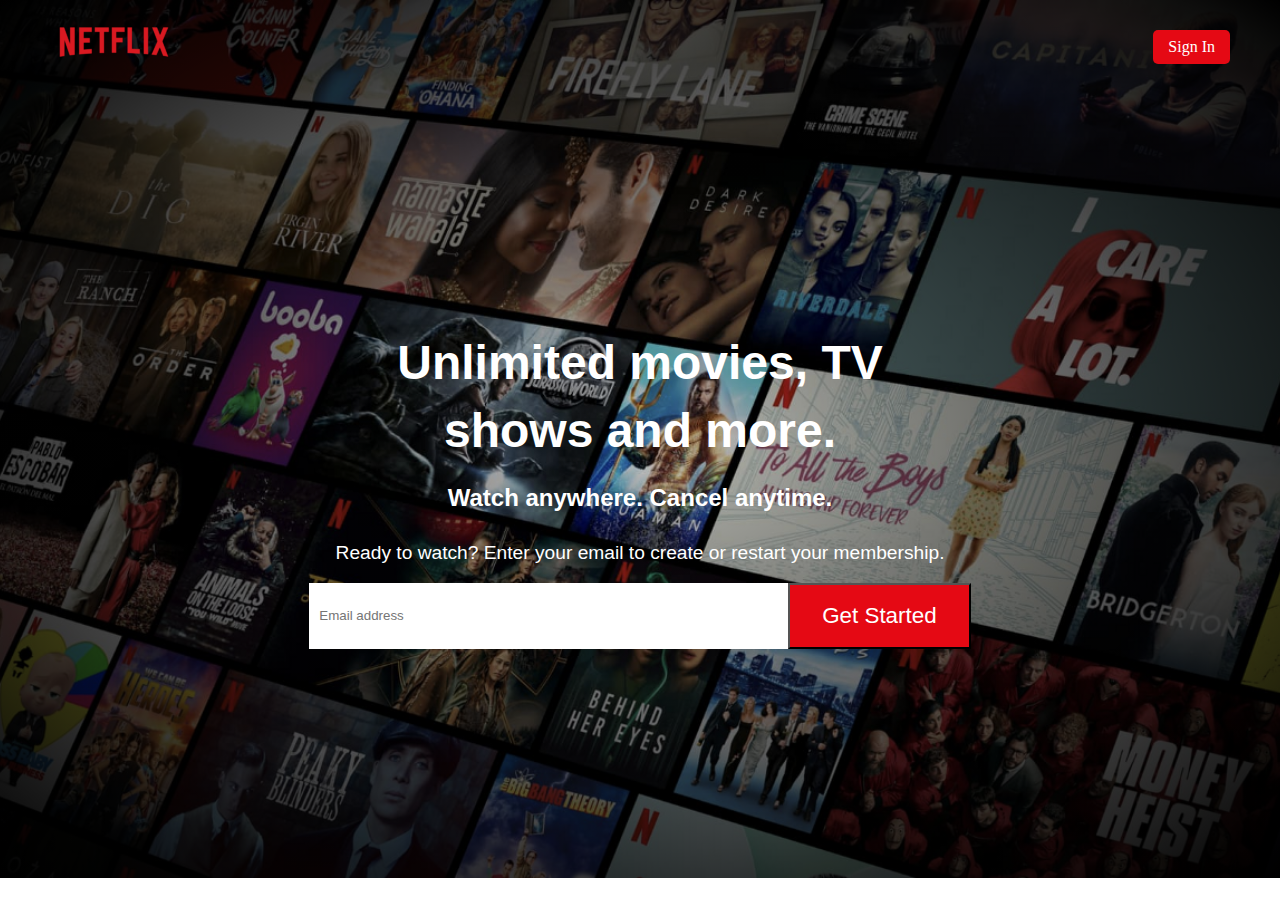
<file: index.html>
<!DOCTYPE html>
<html lang="en">
<head>
    <meta charset="UTF-8">
    <meta http-equiv="X-UA-Compatible" content="IE=edge">
    <meta name="viewport" content="width=device-width, initial-scale=1.0">
    <link rel="shortcut icon" href="images/netflix-fevicon.png" type="image/x-icon">
    <title>Netflix - Watch TV Shows Online, Watch Movies Online</title>
    <link rel="stylesheet" href="styles.css">
</head>
<body>
    <div class="root">
        <nav class="Navbar">
            <img class="img-logo" src="images/netflix-logo.png" alt="Netflix Logo" />
            <a href="login.html" target="_self">
                <div class="btn-sign-in">Sign In</div>
            </a>
        </nav>
        <div class="main-container">
            <div class="title-container">
                <h1 class="title-main">Unlimited movies, TV <br> shows and more.</h1>
                <h2 class="subtitle-main">Watch anywhere. Cancel anytime.</h2>
                <p class="para-main">Ready to watch? Enter your email to create or restart your membership.</p>
            </div>
            <div class="email">
                <form action="password.html">
                    <input class="email-main" type="email" pattern="[a-z0-9._%+-]+@[a-z0-9.-]+\.[a-z]{2,}$" required placeholder="Email address">
                    <input type="Submit" value="Get Started" class="btn-start" >
            </form>
            </div>
        </div>
    </div>
    <!-- <div class="row">
        <h2>NETFLIX ORIGINALS</h2>
        <div class="row_posters">
            <img src="images/large-movie1.jpg" alt="" class="row__poster row__posterLarge" />
            <img src="images/large-movie2.jpg" alt="" class="row__poster row__posterLarge" />
            <img src="images/large-movie3.jpg" alt="" class="row__poster row__posterLarge" />
            <img src="images/large-movie4.jpg" alt="" class="row__poster row__posterLarge" />
            <img src="images/large-movie5.jpg" alt="" class="row__poster row__posterLarge" />
            <img src="images/large-movie6.jpg" alt="" class="row__poster row__posterLarge" />
            <img src="images/large-movie7.jpg" alt="" class="row__poster row__posterLarge" />
            <img src="images/large-movie8.jpg" alt="" class="row__poster row__posterLarge" />
        </div>     
    </div>
    <div class="row">
        <h2>TRENDING</h2>
        <div class="row__posters">
            <img src="images/small-movie1.jpg" alt="" class="row__poster" />
            <img src="images/small-movie2.jpg" alt="" class="row__poster" />
            <img src="images/small-movie3.jpg" alt="" class="row__poster" />
            <img src="images/small-movie4.jpg" alt="" class="row__poster" />
            <img src="images/small-movie5.jpg" alt="" class="row__poster" />
            <img src="images/small-movie6.jpg" alt="" class="row__poster" />
            <img src="images/small-movie7.jpg" alt="" class="row__poster" />
            <img src="images/small-movie8.jpg" alt="" class="row__poster" />
        </div>     
    </div> -->
</body>
</html>
</file>
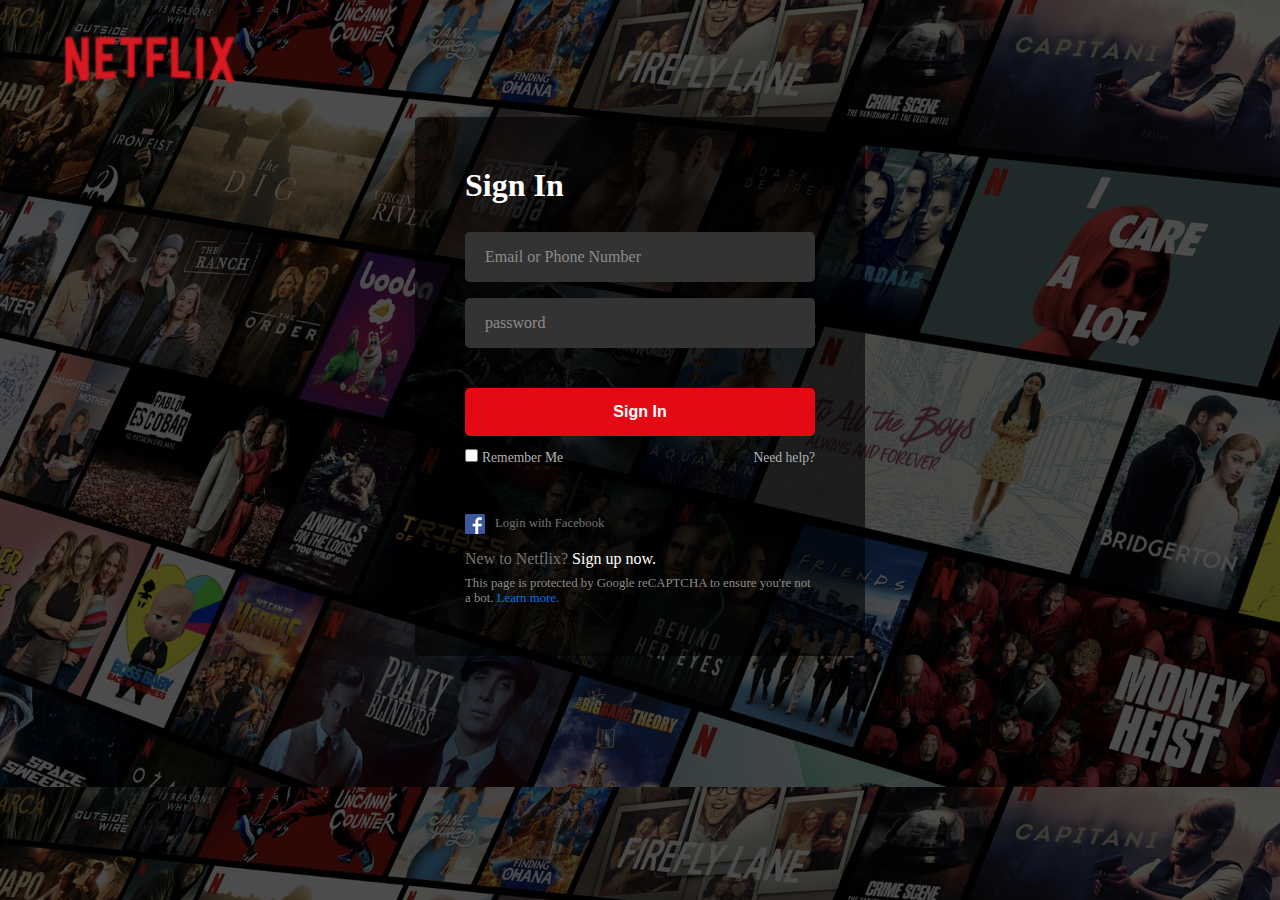
<file: login.html>
<!DOCTYPE html>
<html lang="en">
<head>
    <meta charset="UTF-8">
    <meta http-equiv="X-UA-Compatible" content="IE=edge">
    <meta name="viewport" content="width=device-width, initial-scale=1.0">
    <link rel="shortcut icon" href="images/netflix-fevicon.png" type="image/x-icon">
    <title>Netflix</title>
    <link rel="stylesheet" href="login.css">
</head>
<body>
    <div class="container">
        <nav class="Navbar">
            <img class="img-logo" src="images/netflix-logo.png" alt="Netflix Logo" />
        </nav>
    </div>
    <div class="form-container">
        <form action="Content.html">
            <h1>Sign In</h1>
            
            <div class="form-group">
                <input type="email, number" required pattern="[a-z0-9._%+-]+@[a-z0-9.-]+\.[a-z]{2,}$">
                <label >Email or Phone Number</label>
            </div>
            
            <div class="form-group">
                <label for="password">password</label>
                <input type="password" minlength="6" maxlength="8" size="8" required>
            </div>
            
            <a href="Content.html"> 
                <input type="submit" class="btn-Sign-In" value="Sign In" required> 
            </a>
            
            <div class="remember">
                <div class="left">
                    <input type="checkbox" id="remember">
                    <label for="remember">Remember Me</label>
                </div>
                
                <div class="right">
                    <a href="#">Need help?</a>
                </div>
            </div>
            
            
            
            <div class="facebook-login">
                <img src="images/fb-logo.png" >
                <a href="#">Login with Facebook</a>
            </div>
           
            <div class="Signup">
                <p>New to Netflix? <a href="netflix.com.html">Sign up now.</a></p>
            </div>
            
            <p class="captcha">
                This page is protected by Google reCAPTCHA to ensure you're not a bot. <a href="https://policies.google.com/"> Learn more.</a>
            </p>
        </form>
    </div> 
    
</body>
</html>
</file>
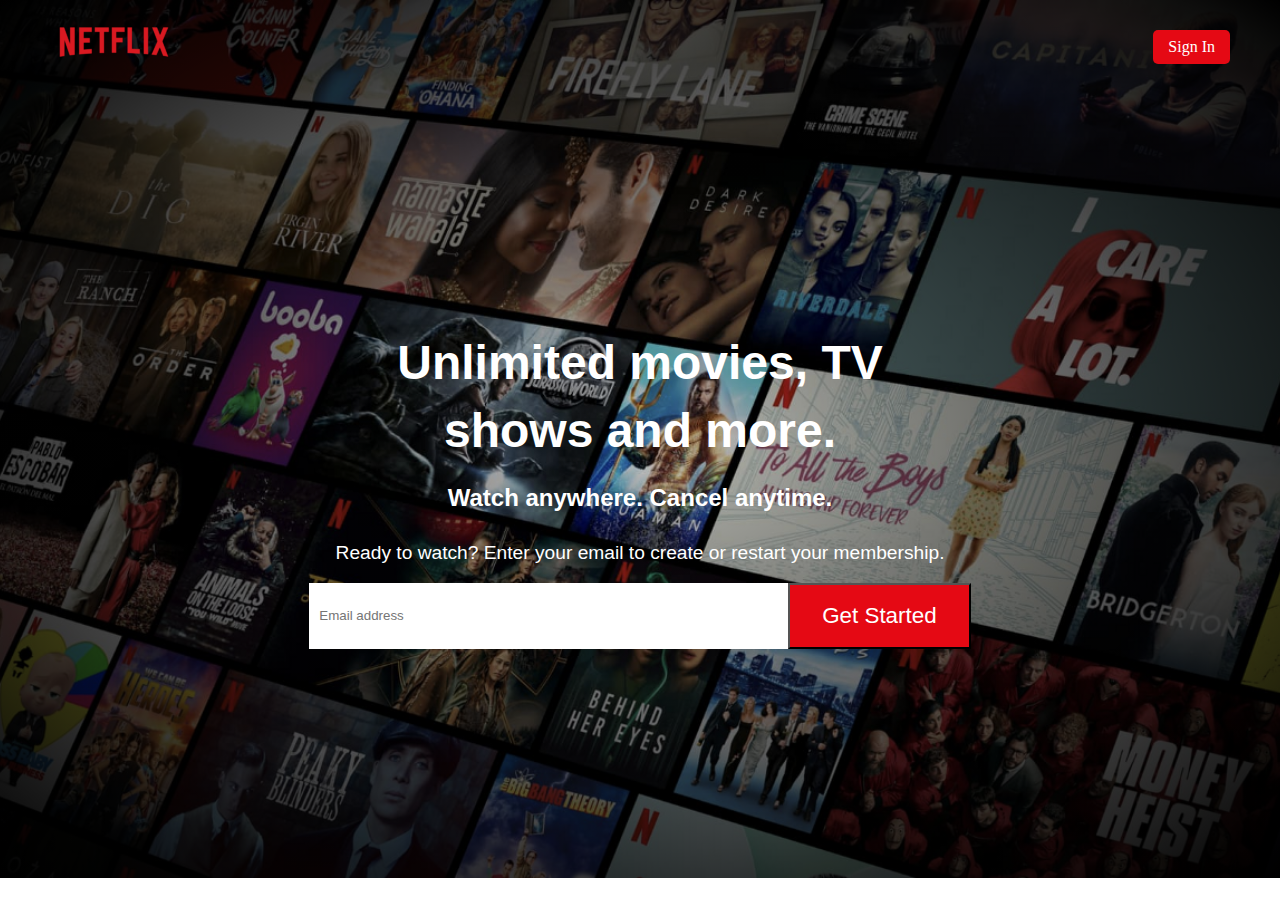
<file: netflix.com.html>
<!DOCTYPE html>
<html lang="en">
<head>
    <meta charset="UTF-8">
    <meta http-equiv="X-UA-Compatible" content="IE=edge">
    <meta name="viewport" content="width=device-width, initial-scale=1.0">
    <link rel="shortcut icon" href="images/netflix-fevicon.png" type="image/x-icon">
    <title>Netflix - Watch TV Shows Online, Watch Movies Online</title>
    <link rel="stylesheet" href="styles.css">
</head>
<body>
    <div class="root">
        <nav class="Navbar">
            <img class="img-logo" src="images/netflix-logo.png" alt="Netflix Logo" />
            <a href="http://127.0.0.1:5500/login.html" target="_self">
                <div class="btn-sign-in">Sign In</div>
            </a>
        </nav>
        <div class="main-container">
            <div class="title-container">
                <h1 class="title-main">Unlimited movies, TV <br> shows and more.</h1>
                <h2 class="subtitle-main">Watch anywhere. Cancel anytime.</h2>
                <p class="para-main">Ready to watch? Enter your email to create or restart your membership.</p>
            </div>
            <div class="email">
                <form action="http://127.0.0.1:5500/password.html#">
                    <input class="email-main" type="email" required placeholder="Email address">
                    <input type="Submit" value="Get Started" class="btn-start" >
            </form>
            </div>
        </div>
    </div>
    <!-- <div class="row">
        <h2>NETFLIX ORIGINALS</h2>
        <div class="row_posters">
            <img src="images/large-movie1.jpg" alt="" class="row__poster row__posterLarge" />
            <img src="images/large-movie2.jpg" alt="" class="row__poster row__posterLarge" />
            <img src="images/large-movie3.jpg" alt="" class="row__poster row__posterLarge" />
            <img src="images/large-movie4.jpg" alt="" class="row__poster row__posterLarge" />
            <img src="images/large-movie5.jpg" alt="" class="row__poster row__posterLarge" />
            <img src="images/large-movie6.jpg" alt="" class="row__poster row__posterLarge" />
            <img src="images/large-movie7.jpg" alt="" class="row__poster row__posterLarge" />
            <img src="images/large-movie8.jpg" alt="" class="row__poster row__posterLarge" />
        </div>     
    </div>
    <div class="row">
        <h2>TRENDING</h2>
        <div class="row__posters">
            <img src="images/small-movie1.jpg" alt="" class="row__poster" />
            <img src="images/small-movie2.jpg" alt="" class="row__poster" />
            <img src="images/small-movie3.jpg" alt="" class="row__poster" />
            <img src="images/small-movie4.jpg" alt="" class="row__poster" />
            <img src="images/small-movie5.jpg" alt="" class="row__poster" />
            <img src="images/small-movie6.jpg" alt="" class="row__poster" />
            <img src="images/small-movie7.jpg" alt="" class="row__poster" />
            <img src="images/small-movie8.jpg" alt="" class="row__poster" />
        </div>     
    </div> -->
</body>
</html>
</file>
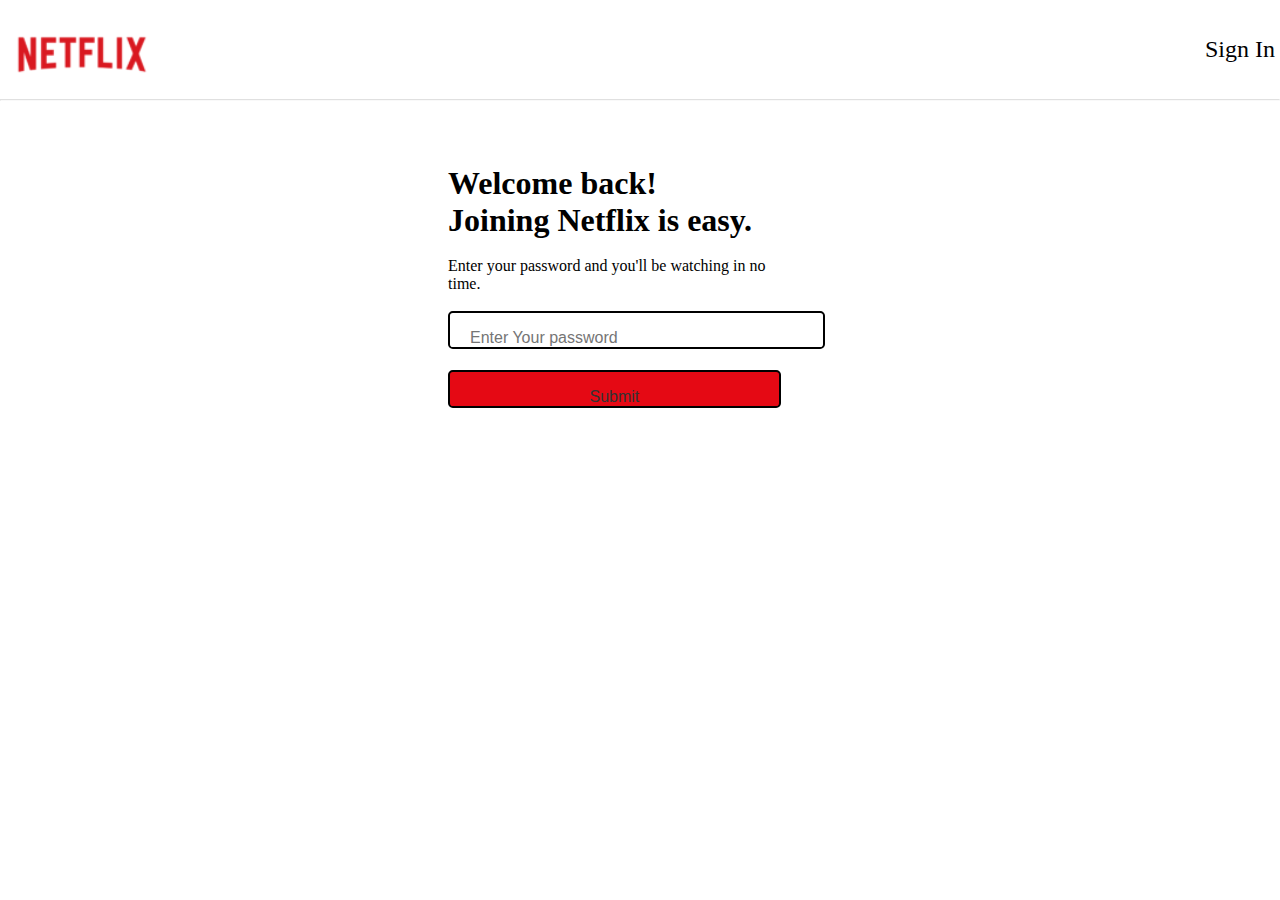
<file: password.html>
<!DOCTYPE html>
<html lang="en">
<head>
    <meta charset="UTF-8">
    <meta http-equiv="X-UA-Compatible" content="IE=edge">
    <meta name="viewport" content="width=device-width, initial-scale=1.0">
    <link rel="shortcut icon" href="images/netflix-fevicon.png" type="image/x-icon">
    <link rel="stylesheet" href="password.css">
    <title>Netflix</title>
</head>
<body>
    <div class="container">
        <nav class="navbar">
            <img class="img-logo" src="images/netflix-logo.png" alt="Netflix-logo">
        </nav>
        <div class="right">
            <a href="login.html" target="_self">Sign In</a>
        </div>
        
    </div>
    <hr style="opacity: 0.3;">
    <div class="main-container">
        <div class="title-container">
            <h1>Welcome back! <br> Joining Netflix is easy.</h1> <br>
            <p>Enter your password and you'll be watching in no <br> time.</p>
        </div>
        <br>
        <div class="password">
            <form action="Content.html">
                <input class="password-main" type="password" minlength="6" maxlength="8" size="8" required placeholder="Enter Your password">
           
                <br>
                <br>
                <a href="Content.html">
                    <input type="submit" class="Next" value="Submit" required>
                </a>
            </form>    
        </div>
    </div>
</body>
</html>
</file>
<file: styles.css>
body {
    margin: 0px;
    padding: 0px;
    overflow-y: hidden;
}

.root{
    background-image: radial-gradient(rgba(0,0,0,0),rgba(0,0,0,1.9)),url(./images/banner-net.png);
    background-size: cover;
    background-position: center;
    background-repeat: no-repeat;
}

.img-logo {
    position: relative;
    left: 50px;
    top: 10px;
}

.btn-sign-in {
    display: flex;
    position: relative;
    float: right;
    right: 50px;
    top: 30px;
}

.img-logo {
    color:  #e50914;
}

.btn-sign-in {
    background-color: #e50914;
    color: white;
    padding-top: 8px;
    padding-bottom: 8px;
    padding-left: 15px;
    padding-right: 15px;
    border-radius: 5px;
    cursor: pointer;
    width: fit-content;
}

.main-container {
    font-family: Arial, Helvetica, sans-serif;
    display: flex;
    flex-direction: column;
    justify-content: center;
    align-items: center;
    width: 100%;
    height: 90vh;
}

.title-container {
    width: 50%;
    color: white;
    text-align: center;
}

.title-main {
    font-size: 3em;
    margin-bottom: 14px;
    line-height: 1.4;
}

.subtitle-main {
    font-size: 1.5em;
    margin-bottom: 30px;
}

.para-main {
    font-size: 1.2em;

}

form{
    display: flex;
    flex-direction: row;
    justify-content: space-between;
    align-items: center;
    justify-content: center;
    width: 55%;
    height: fit-content;
    background-color: white;
}

.email{
    display: flex;
    justify-content: center;
    align-items: center;
}

.email-main {
    height: fit-content;
    outline: none;
    border: none;
    padding: 20px 10px;
    width: 1000px;

    
}

.btn-start{
    height: max-content;
    cursor: pointer;
    padding: 18px 32px;
    height: fit-content;
    background-color: #e50914;
    color: white;
    font-size: 1.4em;
}

.btn-start:hover{
    background-color: #ff0b18;
}
</file>
<file: login.css>
* {
    margin: 0px;
    padding: 0px;
    box-sizing: border-box;
}

body {
    background-image: linear-gradient(rgba(0,0,0,0.6),rgba(0,0,0,0.6)), url(./images/banner-net.png);
    overflow-x: hidden;
}

.container {
    background-size: cover;
    background-position: center;
    background-repeat: no-repeat;
}

.img-logo{
    position: relative;
    left: 50px;
    top: 10px;
    width: 200px;
}

form{
    color: white;
    background-color: rgba(0,0,0,0.6);
    border-radius: .3rem;
    width: 450px;
    position: absolute;
    left: 50%;
    transform: translateX(-50%);
    padding: 50px;
    margin-top: 1%;
}

form h1{
    margin-bottom: 28px;
}

.form-group {
    width: 100%;
    height: 50px;
    margin-bottom: 16px;
    position: relative;
}

.form-group input{
    width: 100%;
    height: 100%;
    background-color: #333;
    border: none;
    border-radius:.3rem;
    outline: none;
    color: white;
    padding: 16px 20px 0;
    font-size: 1rem;
}

.form-group label{
    position: absolute;
    top: 50%;
    left: 20px;
    transform: translateY(-50%);
    color: #8c8c8c;
    pointer-events: none;
    transition: 200ms ease-in-out transform,
                200ms ease-in-out font-size;
}

.form-group input:focus ~ label,
.form-group input:valid ~ label {
    transform: translateY(-1.25rem);
    font-size: 0.7rem;
}


.btn-Sign-In{
    width: 100%;
    height: 48px;
    font-size: 1rem;
    background-color: #e50914;
    color: white;
    font-weight: 600;
    border: none;
    border-radius: 0.3rem;
    cursor: pointer;
    margin: 24px 0 12px;
    text-align: center;
    text-decoration: white;
}

.remember{
    display: flex;
    align-items: center;
    justify-content: space-between;
}

.remember label{
    font-size: 0.85rem;
    color: #b3b3b3;
}

.remember a{
    color: #b3b3b3;
    font-size: 0.85rem;
    text-decoration: none;
}

.remember a:hover {
    text-decoration: underline;
}

.facebook-login{
    margin-top: 3rem;
    display: flex;
    align-items: center;
}

.facebook-login img {
    width: 20px;
    aspect-ratio: 1;
    margin-right: 10px;
}

.facebook-login a {
    color: #737373;
    font-size: 0.8rem;
    text-decoration: none;
}

.Signup {
    margin-top: 16px;
}

.Signup p {
    color: #737373;
}

.Signup p a {
    color: white;
    text-decoration: none;
}

.Signup p a:hover{
    text-decoration: underline;
}

.captcha {
    font-size: 0.8rem;
    color: #8c8c8c;
    margin-top: 0.5rem;
}

.captcha a {
    color: #0071eb;
    text-decoration: none;
}

.captcha a:hover{
    text-decoration: underline;
}
</file>
<file: password.css>
* {
    margin: 0px;
    padding: 0px;
}

.container {
    display: flex;
    justify-content: space-between;
    align-items: center;
    padding: 10px 5px;
}

.container a{
    color: black;
    font-size: x-large;
    text-decoration: none;
}

.container a:hover{
    text-decoration: underline;
}

.img-logo{
    position: relative;
    left: 2px;
    top: 7px;
    width: 150px;
}

.main-container {
    padding-top: 5%;
    padding-left: 35%;
}

/* .password a{
    text-decoration: none;
    color: #0071eb;
}

.password a:hover {
    text-decoration: underline;
} */

.password{
    width: 100%;
    height: 50px;
    position: relative;
    font-size: large;
    
}

.password input{
    width: 40%;
    height: 100%;
    border: solid black 2px;
    border-radius:.3rem;
    outline: none;
    color: #333;
    padding: 16px 20px 0;
    font-size: 1rem;
}

.password label{
    position: absolute;
    top: 50%;
    left: 20px;
    transform: scaleX(-50%);
    color: #8c8c8c;
    pointer-events: none;
    text-align: start;

}

.Next{
    height: 100%;
    cursor: pointer;
    padding: 10px 165px;
    height: fit-content;
    background-color: #e50914;
    color: white;
    font-size: 1.0em;
    border: none;
    border-radius: 1vh;
    text-align: center;
}

.Next:hover {
    background-color: #ff0b18;
}
</file>
